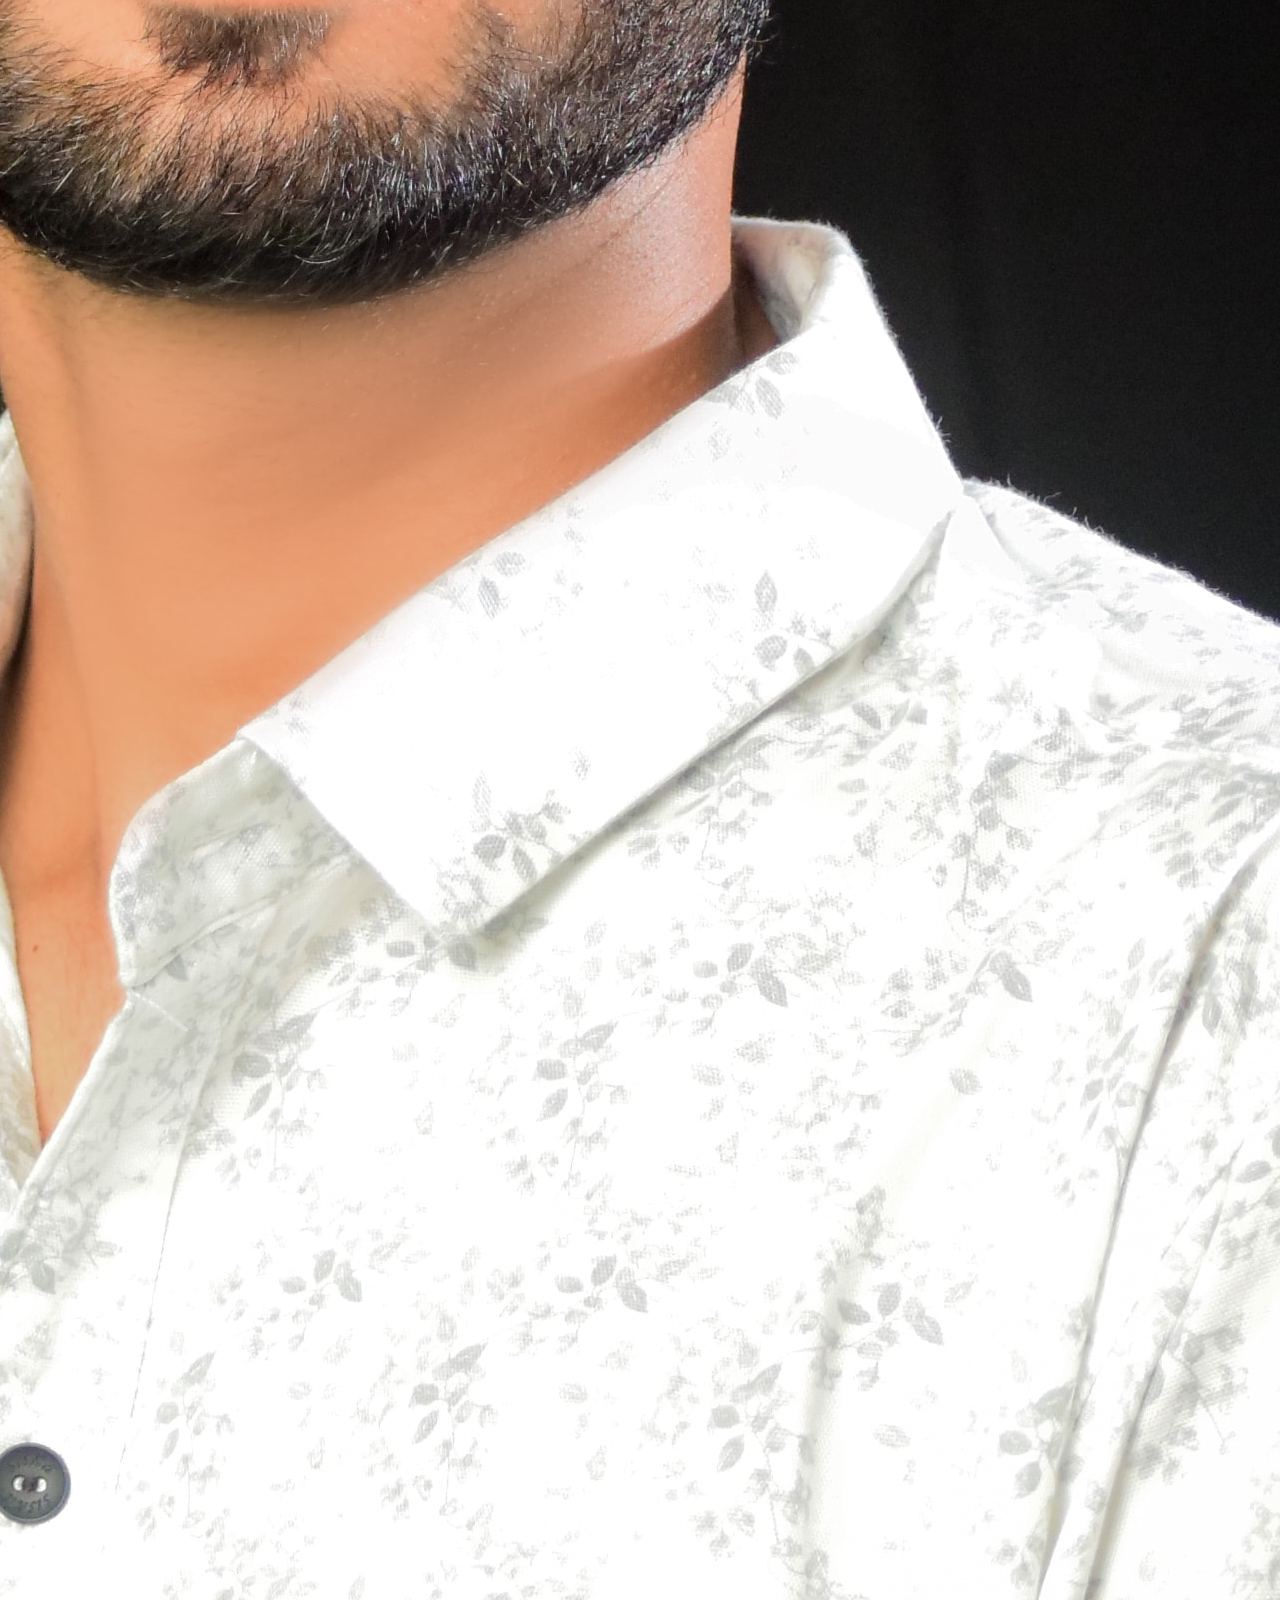
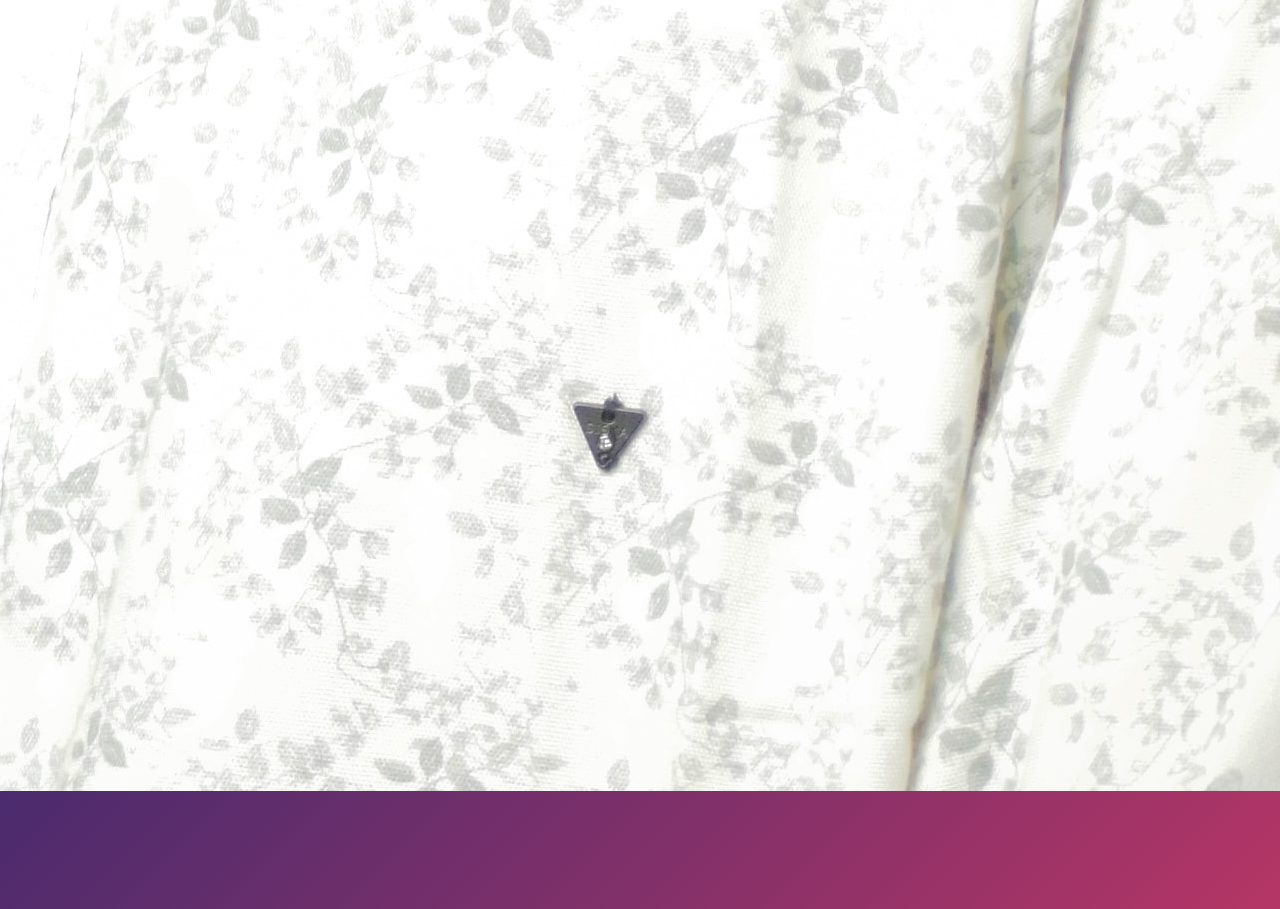
<file: index.html>
<!DOCTYPE html>
<html lang="en">
<head>
<meta charset="UTF-8">
<title>Lucky Shewale | Full Stack JAVA Developer</title>
<meta name="viewport" content="width=device-width, initial-scale=1.0">
<link rel="stylesheet" href="style.css" 
</head>
<body>

<header>
  <div class="header-content">
    <img src="profile.jpg" alt="Lucky Shewale">
    <h1>Laukik (Lucky) Shewale</h1>
    <p>Full Stack JAVA Developer (Frontend + Backend)</p>
  </div>
</header>

<nav>
  <a href="#about">About</a>
  <a href="#skills">Skills</a>
  <a href="#projects">Projects</a>
  <a href="#contact">Contact</a>
</nav>

<section class="hero">
  <h2>Hi, I'm Lucky 👋</h2>
  <p>
    I build modern responsive websites and real-world web applications 
    with complete functionality — from UI design to backend APIs and database integration.
  </p>
</section>

<section id="about">
  <h2>About Me</h2>
  <p>
    I am a Java Full Stack Developer who enjoys building complete web applications from frontend to backend.
I develop responsive user interfaces and design secure backend systems using Java, Spring Boot, and REST APIs.
I focus on clean code, performance, and practical functionality rather than just static design.
My goal is to build scalable, efficient, and user-friendly applications that solve real-world problems.
  </p>
</section>

<section id="skills">
  <h2>Technical Skills</h2>

  <h3>Frontend</h3>
  <div class="cards">
    <div class="card">HTML</div>
    <div class="card">CSS</div>
    <div class="card">JavaScript</div>
    <div class="card"> ReactJS</div>
    <div class="card">Responsive Design</div>
  </div>

  <h3>Backend</h3>
  <div class="cards">
    <div class="card">Java</div>
    <div class="card">Spring Boot</div>
    <div class="card">REST API</div>
  </div>

  <h3>Database & Tools</h3>
  <div class="cards">
    <div class="card">MySQL</div>
    <div class="card">Git</div>
    <div class="card">GitHub</div>
  </div>

</section>


<section id="contact">
  <h2>Contact</h2>
  <p>Email: luckydshewale@gmail.com</p>

  <p>
    LinkedIn:
    <a href="https://www.linkedin.com/in/laukikshewale143" target="_blank">
      linkedin.com/in/laukikshewale143
    </a>
  </p> 

  <p>
    GitHub:
    <a href="https://github.com/Luckyshewale01" target="_blank">
      github.com/Luckyshewale01
    </a>
  </p>
</section>

<footer>
  <p>© 2026 Lucky Shewale | Full Stack Web Developer</p>
  <P>-Developed By lucky</P>
</footer>

</body>
</html>
</file>
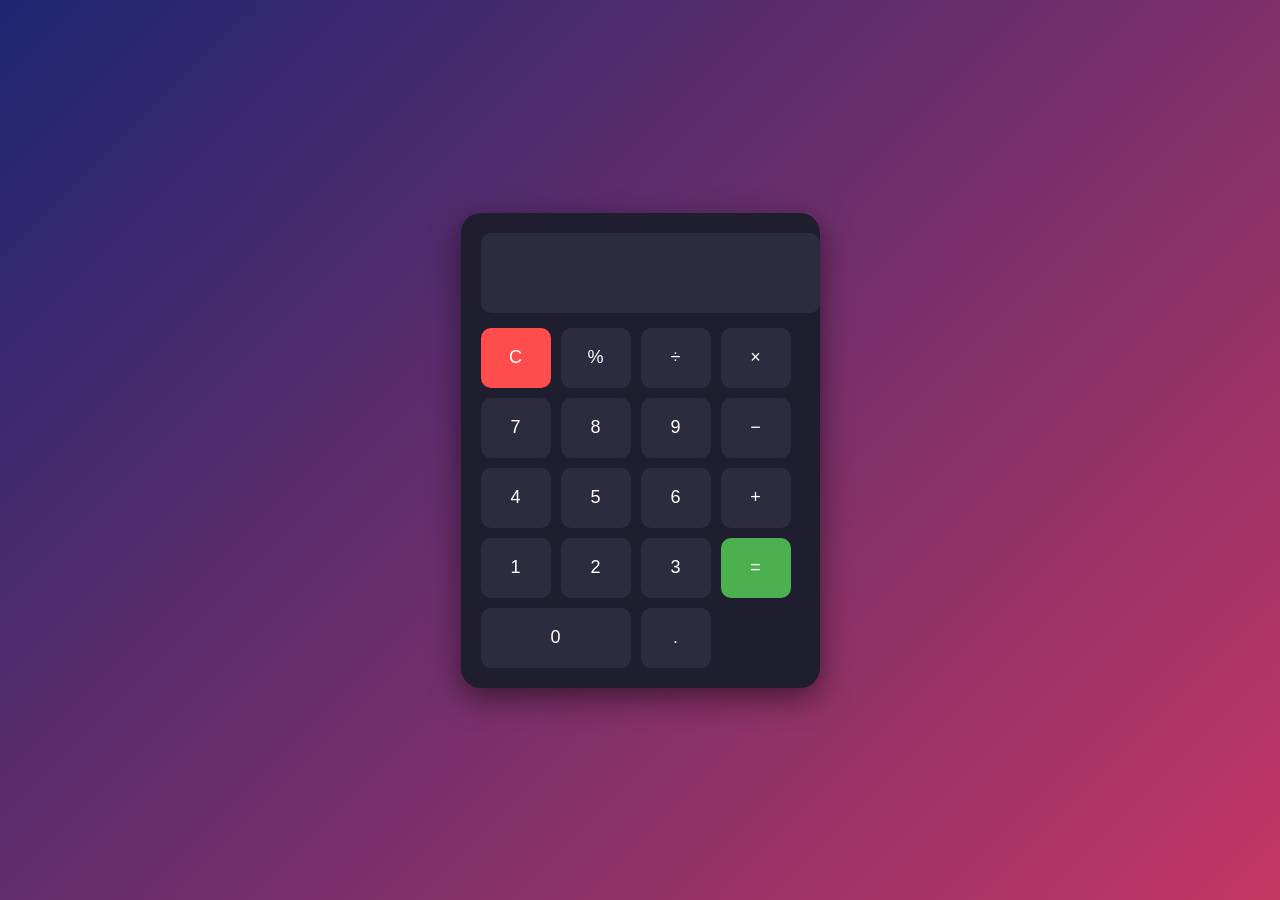
<file: calculator.html>
<!DOCTYPE html>
<html lang="en">
<head>
    <meta charset="UTF-8">
    <title>Advanced Calculator</title>
    <link rel="stylesheet" href="style.css">
</head>
<body>

<div class="container">
    <div class="calculator">
        <input type="text" id="display" readonly>

        <div class="buttons">
            <button class="clear" onclick="clearDisplay()">C</button>
            <button onclick="append('%')">%</button>
            <button onclick="append('/')">÷</button>
            <button onclick="append('*')">×</button>

            <button onclick="append('7')">7</button>
            <button onclick="append('8')">8</button>
            <button onclick="append('9')">9</button>
            <button onclick="append('-')">−</button>

            <button onclick="append('4')">4</button>
            <button onclick="append('5')">5</button>
            <button onclick="append('6')">6</button>
            <button onclick="append('+')">+</button>

            <button onclick="append('1')">1</button>
            <button onclick="append('2')">2</button>
            <button onclick="append('3')">3</button>
            <button class="equal" onclick="calculate()">=</button>

            <button class="zero" onclick="append('0')">0</button>
            <button onclick="append('.')">.</button>
        </div>
    </div>
</div>

<script src="script.js"></script>

</body>
</html>
</file>
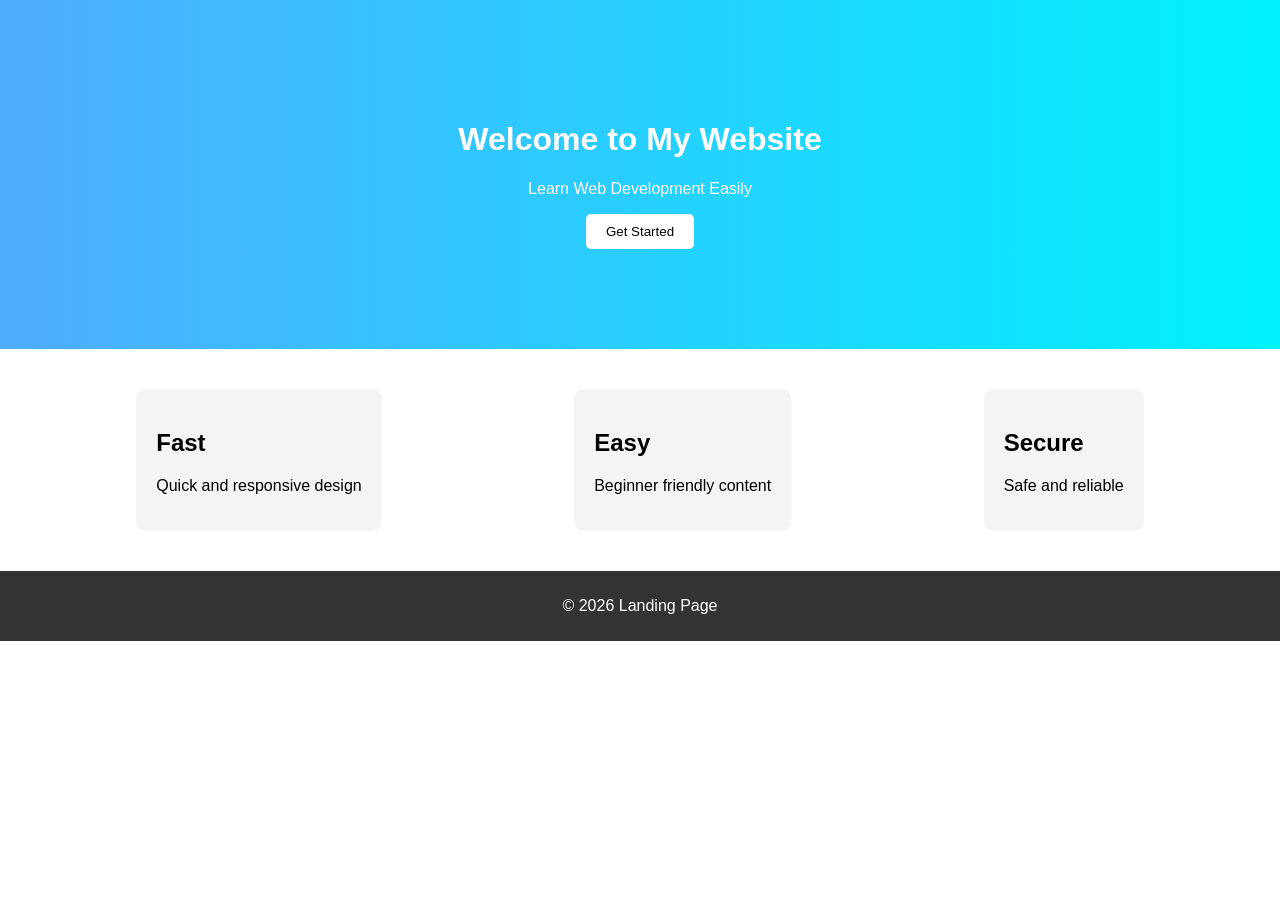
<file: landing.html>
<!DOCTYPE html>
<html>
<head>
    <title>Landing Page</title>
    <link rel="stylesheet" href="landing.css">
</head>
<body>

<header>
    <h1>Welcome to My Website</h1>
    <p>Learn Web Development Easily</p>
    <button>Get Started</button>
</header>

<section class="features">
    <div>
        <h2>Fast</h2>
        <p>Quick and responsive design</p>
    </div>
    <div>
        <h2>Easy</h2>
        <p>Beginner friendly content</p>
    </div>
    <div>
        <h2>Secure</h2>
        <p>Safe and reliable</p>
    </div>
</section>

<footer>
    <p>© 2026 Landing Page</p>
</footer>

</body>
</html>
</file>
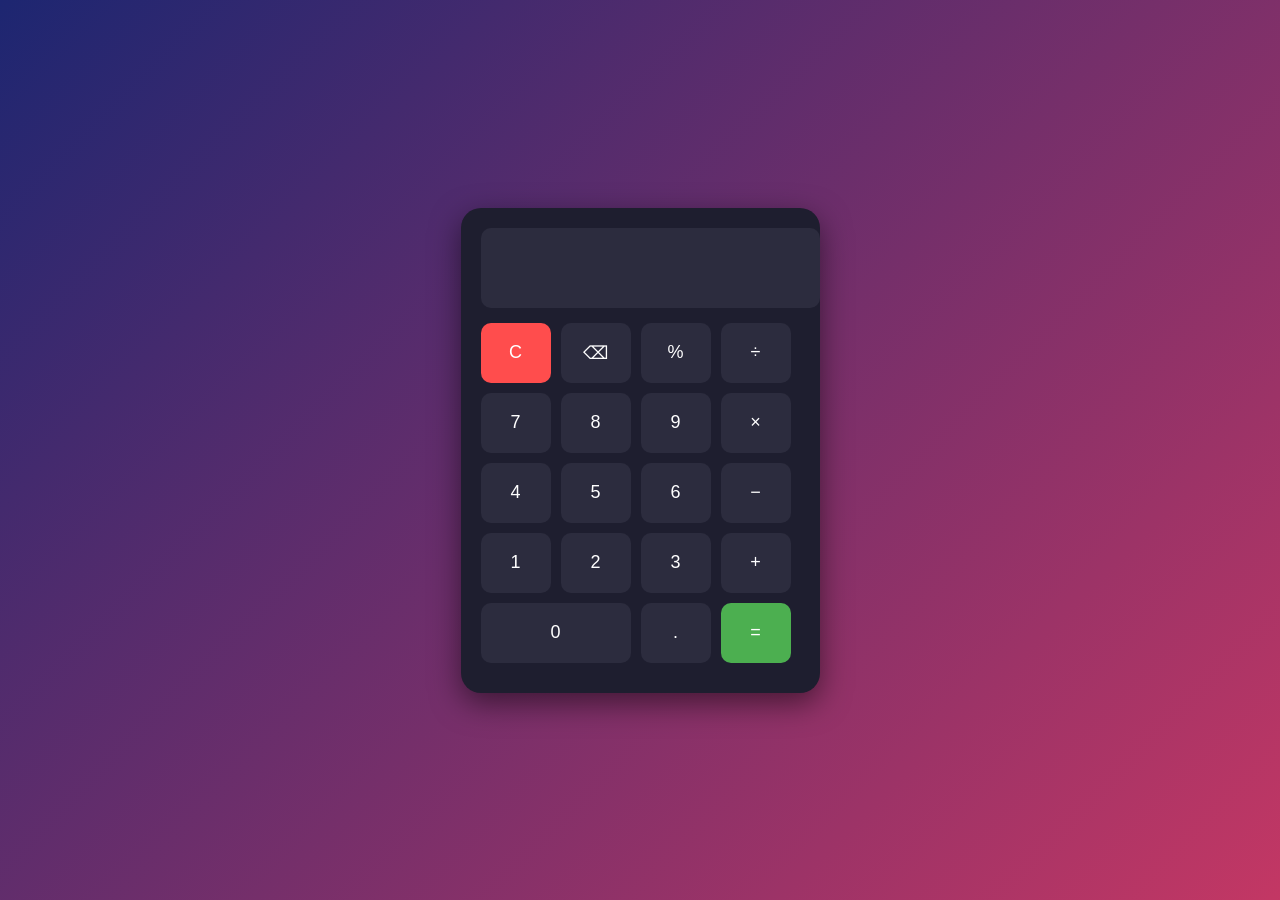
<file: calculator/calculator.html>
<!DOCTYPE html>
<html lang="en">
<head>
    <meta charset="UTF-8">
    <title>Advanced Calculator</title>
    <link rel="stylesheet" href="style.css">
</head>
<body>

<div class="container">
    <div class="calculator">
        <input type="text" id="display" readonly>
         
        <div class="buttons">
            <button class="clear" onclick="clearDisplay()">C</button>
            <button onclick="backspace()">⌫</button>
            <button onclick="append('%')">%</button>
            <button onclick="append('/')">÷</button>
             
            <button onclick="append('7')">7</button>
            <button onclick="append('8')">8</button>
            <button onclick="append('9')">9</button>
            <button onclick="append('*')">×</button>

            <button onclick="append('4')">4</button>
            <button onclick="append('5')">5</button>
            <button onclick="append('6')">6</button>
            <button onclick="append('-')">−</button>

            <button onclick="append('1')">1</button>
            <button onclick="append('2')">2</button>
            <button onclick="append('3')">3</button>
            <button onclick="append('+')">+</button> 

            <button class="zero" onclick="append('0')">0</button>
            <button onclick="append('.')">.</button>
            <button class="equal" onclick="calculate()">=</button>
        </div>
    </div>
</div>

<script src="script.js"></script>

</body>
</html>
</file>
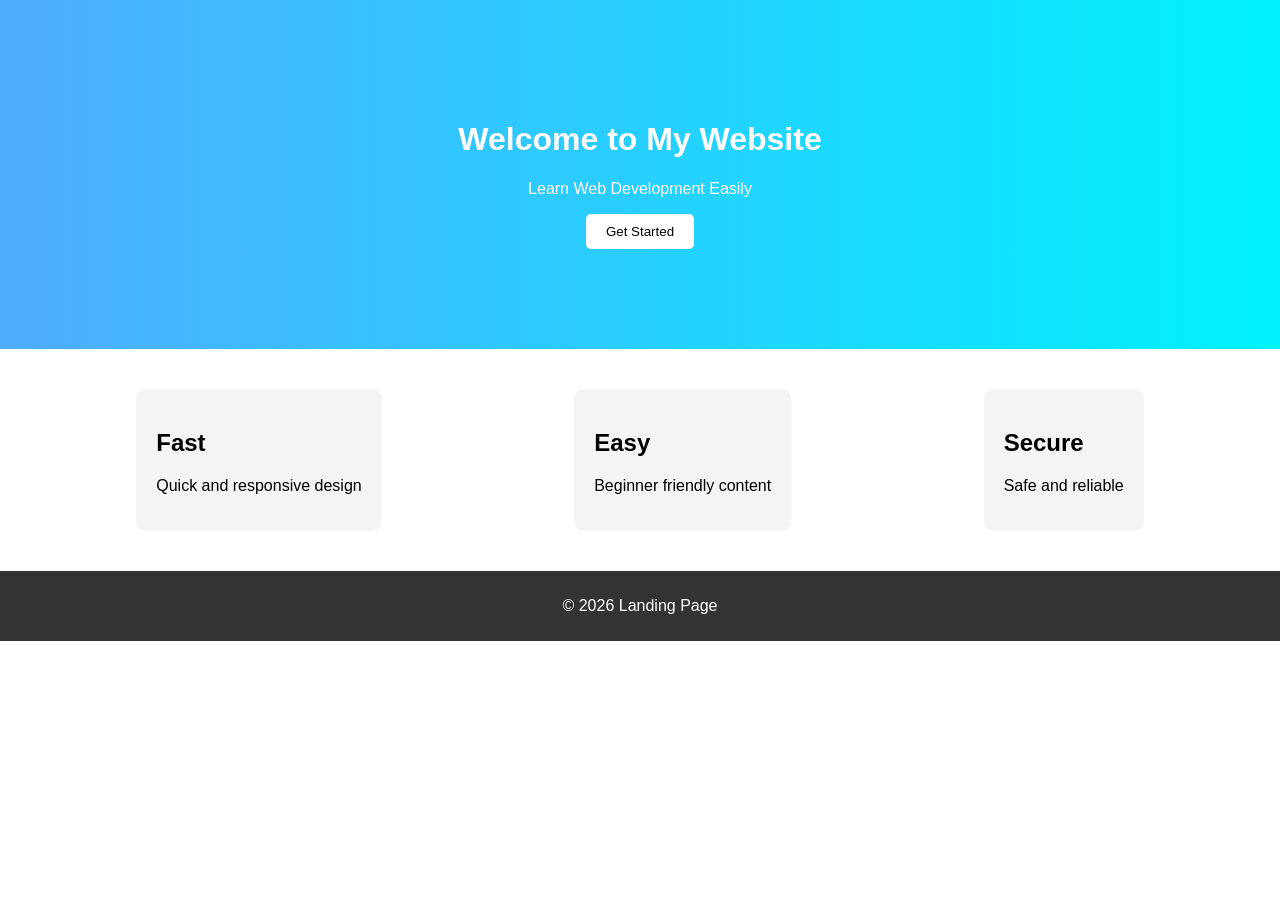
<file: landing/landing.html>
<!DOCTYPE html>
<html>
<head>
    <title>Landing Page</title>
    <link rel="stylesheet" href="landing.css">
</head>
<body>

<header>
    <h1>Welcome to My Website</h1>
    <p>Learn Web Development Easily</p>
    <button>Get Started</button>
</header>

<section class="features">
    <div>
        <h2>Fast</h2>
        <p>Quick and responsive design</p>
    </div>
    <div>
        <h2>Easy</h2>
        <p>Beginner friendly content</p>
    </div>
    <div>
        <h2>Secure</h2>
        <p>Safe and reliable</p>
    </div>
</section>

<footer>
    <p>© 2026 Landing Page</p>
</footer>

</body>
</html>
</file>
<file: style.css>
body {
    margin: 0;
    font-family: Arial;
    background: linear-gradient(135deg, #1d2671, #c33764);
    display: flex;
    justify-content: center;
    align-items: center;
    height: 100vh;
}

/* Container */
.calculator {
    background: #1e1e2f;
    padding: 20px;
    border-radius: 20px;
    box-shadow: 0 10px 30px rgba(0,0,0,0.5);
}

/* Display */
#display {
    width: 100%;
    height: 60px;
    font-size: 24px;
    border: none;
    border-radius: 10px;
    margin-bottom: 15px;
    padding: 10px;
    text-align: right;
    background: #2c2c3e;
    color: white;
}

/* Buttons Grid */
.buttons {
    display: grid;
    grid-template-columns: repeat(4, 70px);
    gap: 10px;
}

/* Button Style */
button {
    height: 60px;
    border: none;
    border-radius: 10px;
    font-size: 18px;
    cursor: pointer;
    background: #2c2c3e;
    color: white;
    transition: 0.2s;
}

button:hover {
    background: #44445a;
}

/* Special Buttons */
.clear {
    background: #ff4d4d;
}

.equal {
    background: #4CAF50;
    grid-row: span 2;
}

.zero {
    grid-column: span 2;
}
</file>
<file: landing.css>
body {
    margin: 0;
    font-family: Arial;
}

header {
    background: linear-gradient(to right, #4facfe, #00f2fe);
    color: white;
    text-align: center;
    padding: 100px 20px;
}

button {
    padding: 10px 20px;
    border: none;
    background: white;
    color: black;
    cursor: pointer;
    border-radius: 5px;
}

.features {
    display: flex;
    justify-content: space-around;
    padding: 40px;
}

.features div {
    background: #f4f4f4;
    padding: 20px;
    border-radius: 10px;
}
footer {
    text-align: center;
    padding: 10px;
    background: #333;
    color: white;
}
</file>
<file: calculator/style.css>
body {
    margin: 0;
    font-family: Arial;
    background: linear-gradient(135deg, #1d2671, #c33764);
    display: flex;
    justify-content: center;
    align-items: center;
    height: 100vh;
}

.calculator {
    background: #1e1e2f;
    padding: 20px;
    border-radius: 20px;
    box-shadow: 0 10px 30px rgba(0,0,0,0.5);
}

#display {
    width: 100%;
    height: 60px;
    font-size: 24px;
    border: none;
    border-radius: 10px;
    margin-bottom: 15px;
    padding: 10px;
    text-align: right;
    background: #2c2c3e;
    color: white;
}

.buttons {
    display: grid;
    grid-template-columns: repeat(4, 70px);
    gap: 10px;
}

button {
    height: 60px;
    border: none;
    border-radius: 10px;
    font-size: 18px;
    cursor: pointer;
    background: #2c2c3e;
    color: white;
    transition: 0.2s;
}

button:hover {
    background: #44445a;
}

.clear {
    background: #ff4d4d;
}

.equal {
    background: #4CAF50;
    grid-row: span 2;
}

.zero {
    grid-column: span 2;
}
</file>
<file: landing/landing.css>
body {
    margin: 0;
    font-family: Arial;
}

header {
    background: linear-gradient(to right, #4facfe, #00f2fe);
    color: white;
    text-align: center;
    padding: 100px 20px;
}

button {
    padding: 10px 20px;
    border: none;
    background: white;
    color: black;
    cursor: pointer;
    border-radius: 5px;
}

.features {
    display: flex;
    justify-content: space-around;
    padding: 40px;
}

.features div {
    background: #f4f4f4;
    padding: 20px;
    border-radius: 10px;
}
footer {
    text-align: center;
    padding: 10px;
    background: #333;
    color: white;
}
</file>
